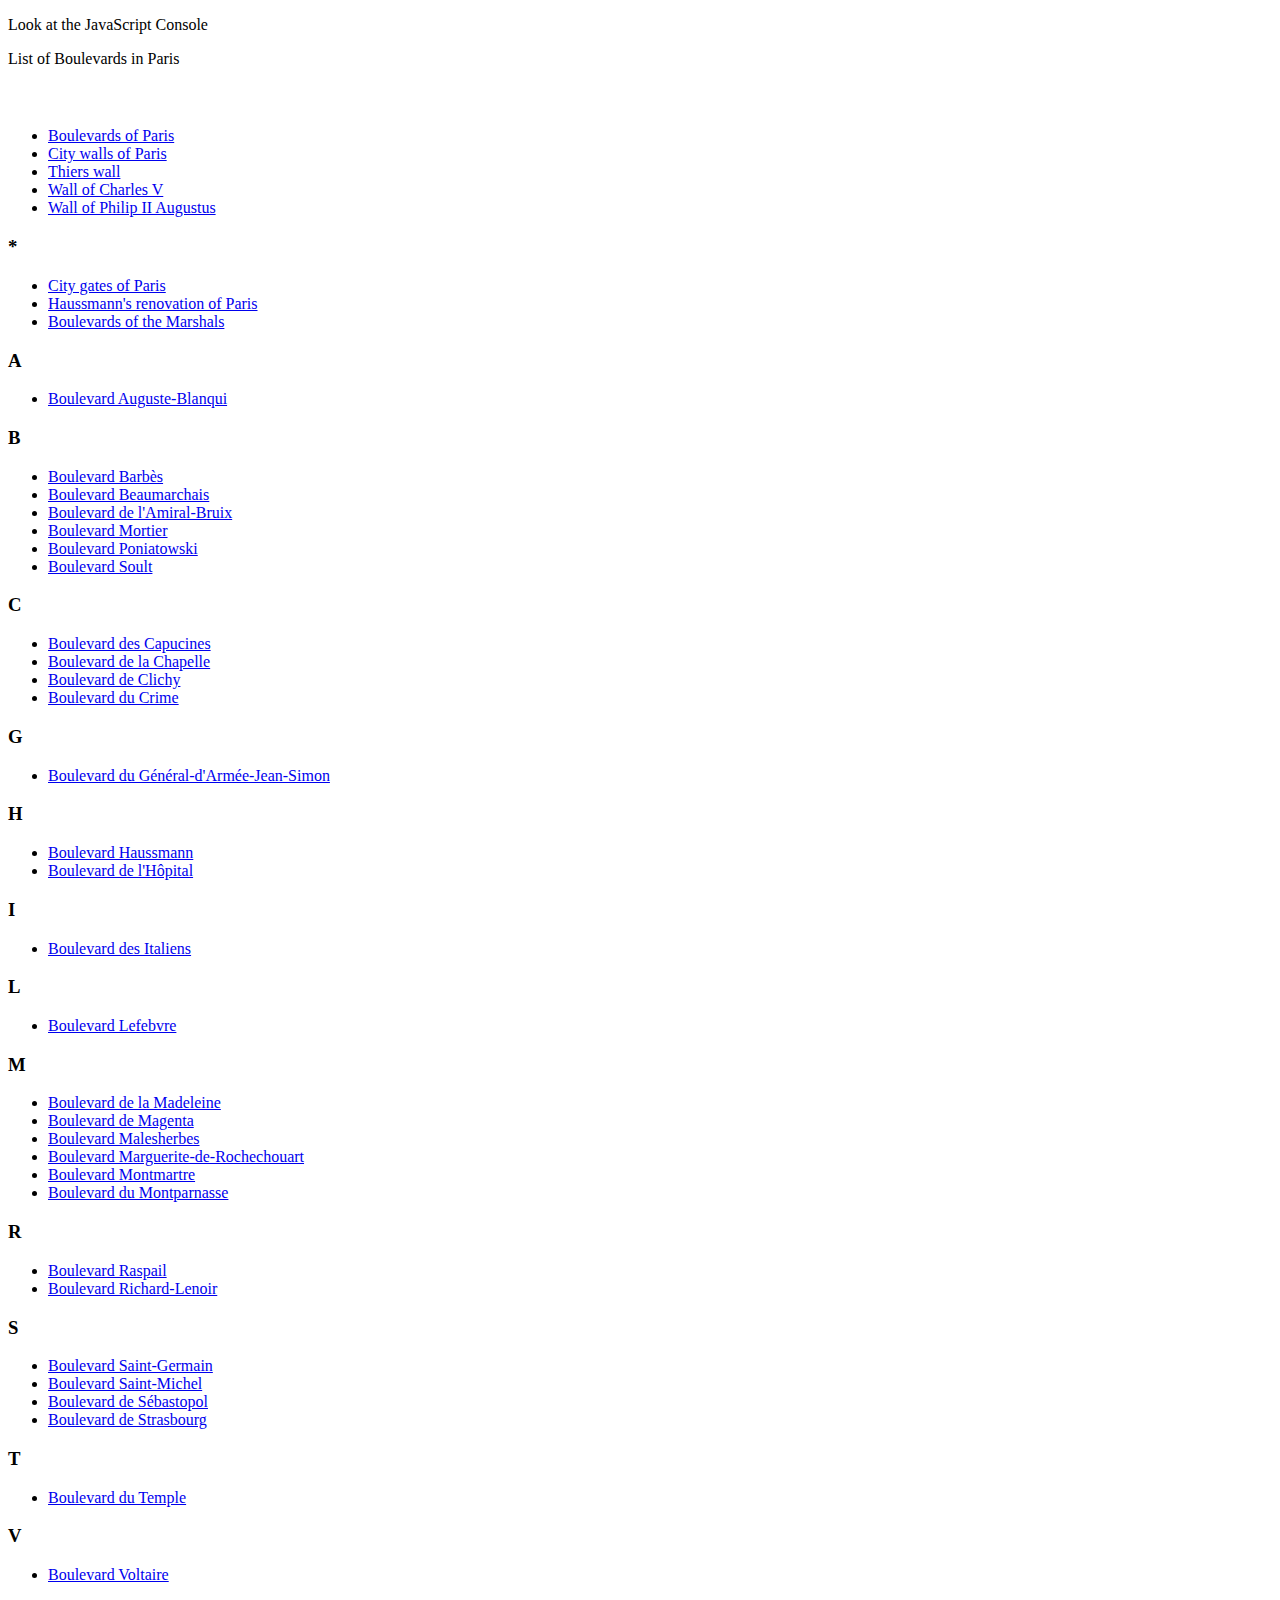
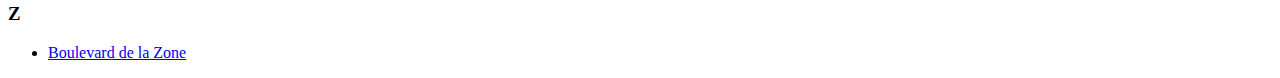
<file: arrays/index.html>
<!DOCTYPE html>
<html lang="en">
<head>
    <meta charset="UTF-8">
    <title>Arrays</title>
</head>
<body>
<p>Look at the JavaScript Console</p>

<div>
    <p> List of Boulevards in Paris</p>
    <div class="mw-category mw-category-columns">
        <div class="mw-category-group"><h3>&nbsp;</h3>
            <ul>
                <li><a href="/wiki/Boulevards_of_Paris" title="Boulevards of Paris">Boulevards of Paris</a></li>
                <li><a href="/wiki/City_walls_of_Paris" title="City walls of Paris">City walls of Paris</a></li>
                <li><a href="/wiki/Thiers_wall" title="Thiers wall">Thiers wall</a></li>
                <li><a href="/wiki/Wall_of_Charles_V" title="Wall of Charles V">Wall of Charles V</a></li>
                <li><a href="/wiki/Wall_of_Philip_II_Augustus" title="Wall of Philip II Augustus">Wall of Philip II
                    Augustus</a></li>
            </ul>
        </div>
        <div class="mw-category-group"><h3>*</h3>
            <ul>
                <li><a href="/wiki/City_gates_of_Paris" title="City gates of Paris">City gates of Paris</a></li>
                <li><a href="/wiki/Haussmann%27s_renovation_of_Paris" title="Haussmann's renovation of Paris">Haussmann's
                    renovation of Paris</a></li>
                <li><a href="/wiki/Boulevards_of_the_Marshals" title="Boulevards of the Marshals">Boulevards of the
                    Marshals</a></li>
            </ul>
        </div>
        <div class="mw-category-group"><h3>A</h3>
            <ul>
                <li><a href="/wiki/Boulevard_Auguste-Blanqui" title="Boulevard Auguste-Blanqui">Boulevard
                    Auguste-Blanqui</a></li>
            </ul>
        </div>
        <div class="mw-category-group"><h3>B</h3>
            <ul>
                <li><a href="/wiki/Boulevard_Barb%C3%A8s" title="Boulevard Barbès">Boulevard Barbès</a></li>
                <li><a href="/wiki/Boulevard_Beaumarchais" title="Boulevard Beaumarchais">Boulevard Beaumarchais</a>
                </li>
                <li><a href="/wiki/Boulevard_de_l%27Amiral-Bruix" title="Boulevard de l'Amiral-Bruix">Boulevard de
                    l'Amiral-Bruix</a></li>
                <li><a href="/wiki/Boulevard_Mortier" title="Boulevard Mortier">Boulevard Mortier</a></li>
                <li><a href="/wiki/Boulevard_Poniatowski" title="Boulevard Poniatowski">Boulevard Poniatowski</a></li>
                <li><a href="/wiki/Boulevard_Soult" title="Boulevard Soult">Boulevard Soult</a></li>
            </ul>
        </div>
        <div class="mw-category-group"><h3>C</h3>
            <ul>
                <li><a href="/wiki/Boulevard_des_Capucines" title="Boulevard des Capucines">Boulevard des Capucines</a>
                </li>
                <li><a href="/wiki/Boulevard_de_la_Chapelle" title="Boulevard de la Chapelle">Boulevard de la
                    Chapelle</a></li>
                <li><a href="/wiki/Boulevard_de_Clichy" title="Boulevard de Clichy">Boulevard de Clichy</a></li>
                <li><a href="/wiki/Boulevard_du_Crime" title="Boulevard du Crime">Boulevard du Crime</a></li>
            </ul>
        </div>
        <div class="mw-category-group"><h3>G</h3>
            <ul>
                <li><a href="/wiki/Boulevard_du_G%C3%A9n%C3%A9ral-d%27Arm%C3%A9e-Jean-Simon"
                       title="Boulevard du Général-d'Armée-Jean-Simon">Boulevard du Général-d'Armée-Jean-Simon</a></li>
            </ul>
        </div>
        <div class="mw-category-group"><h3>H</h3>
            <ul>
                <li><a href="/wiki/Boulevard_Haussmann" title="Boulevard Haussmann">Boulevard Haussmann</a></li>
                <li><a href="/wiki/Boulevard_de_l%27H%C3%B4pital" title="Boulevard de l'Hôpital">Boulevard de
                    l'Hôpital</a></li>
            </ul>
        </div>
        <div class="mw-category-group"><h3>I</h3>
            <ul>
                <li><a href="/wiki/Boulevard_des_Italiens" title="Boulevard des Italiens">Boulevard des Italiens</a>
                </li>
            </ul>
        </div>
        <div class="mw-category-group"><h3>L</h3>
            <ul>
                <li><a href="/wiki/Boulevard_Lefebvre" title="Boulevard Lefebvre">Boulevard Lefebvre</a></li>
            </ul>
        </div>
        <div class="mw-category-group"><h3>M</h3>
            <ul>
                <li><a href="/wiki/Boulevard_de_la_Madeleine" title="Boulevard de la Madeleine">Boulevard de la
                    Madeleine</a></li>
                <li><a href="/wiki/Boulevard_de_Magenta" title="Boulevard de Magenta">Boulevard de Magenta</a></li>
                <li><a href="/wiki/Boulevard_Malesherbes" title="Boulevard Malesherbes">Boulevard Malesherbes</a></li>
                <li><a href="/wiki/Boulevard_Marguerite-de-Rochechouart" title="Boulevard Marguerite-de-Rochechouart">Boulevard
                    Marguerite-de-Rochechouart</a></li>
                <li><a href="/wiki/Boulevard_Montmartre" title="Boulevard Montmartre">Boulevard Montmartre</a></li>
                <li><a href="/wiki/Boulevard_du_Montparnasse" title="Boulevard du Montparnasse">Boulevard du
                    Montparnasse</a></li>
            </ul>
        </div>
        <div class="mw-category-group"><h3>R</h3>
            <ul>
                <li><a href="/wiki/Boulevard_Raspail" title="Boulevard Raspail">Boulevard Raspail</a></li>
                <li><a href="/wiki/Boulevard_Richard-Lenoir" title="Boulevard Richard-Lenoir">Boulevard
                    Richard-Lenoir</a></li>
            </ul>
        </div>
        <div class="mw-category-group"><h3>S</h3>
            <ul>
                <li><a href="/wiki/Boulevard_Saint-Germain" title="Boulevard Saint-Germain">Boulevard Saint-Germain</a>
                </li>
                <li><a href="/wiki/Boulevard_Saint-Michel" title="Boulevard Saint-Michel">Boulevard Saint-Michel</a>
                </li>
                <li><a href="/wiki/Boulevard_de_S%C3%A9bastopol" title="Boulevard de Sébastopol">Boulevard de
                    Sébastopol</a></li>
                <li><a href="/wiki/Boulevard_de_Strasbourg" title="Boulevard de Strasbourg">Boulevard de Strasbourg</a>
                </li>
            </ul>
        </div>
        <div class="mw-category-group"><h3>T</h3>
            <ul>
                <li><a href="/wiki/Boulevard_du_Temple" title="Boulevard du Temple">Boulevard du Temple</a></li>
            </ul>
        </div>
        <div class="mw-category-group"><h3>V</h3>
            <ul>
                <li><a href="/wiki/Boulevard_Voltaire" title="Boulevard Voltaire">Boulevard Voltaire</a></li>
            </ul>
        </div>
        <div class="mw-category-group"><h3>Z</h3>
            <ul>
                <li><a href="/wiki/Boulevard_de_la_Zone" title="Boulevard de la Zone">Boulevard de la Zone</a></li>
            </ul>
        </div>
    </div>
</div>
<script>
  const inventors = [
    {
      first: "Albert",
      last: "Einstein",
      year: 1879,
      passed: 1955,
    },
    {
      first: "Isaac",
      last: "Newton",
      year: 1643,
      passed: 1727,
    },
    {
      first: "Galileo",
      last: "Galilei",
      year: 1564,
      passed: 1642,
    },
    {
      first: "Marie",
      last: "Curie",
      year: 1867,
      passed: 1934,
    },
    {
      first: "Johannes",
      last: "Kepler",
      year: 1571,
      passed: 1630,
    },
    {
      first: "Nicolaus",
      last: "Copernicus",
      year: 1473,
      passed: 1543,
    },
    {
      first: "Max",
      last: "Planck",
      year: 1858,
      passed: 1947,
    },
    {
      first: "Katherine",
      last: "Blodgett",
      year: 1898,
      passed: 1979,
    },
    {
      first: "Ada",
      last: "Lovelace",
      year: 1815,
      passed: 1852,
    },
    {
      first: "Sarah E.",
      last: "Goode",
      year: 1855,
      passed: 1905,
    },
    {
      first: "Lise",
      last: "Meitner",
      year: 1878,
      passed: 1968,
    },
    {
      first: "Hanna",
      last: "Hammarström",
      year: 1829,
      passed: 1909,
    },
  ];

  const people = [
    "Bernhard, Sandra", "Bethea, Erin", "Becker, Carl", "Bentsen, Lloyd", "Beckett, Samuel", "Blake, William", "Berger, Ric", "Beddoes, Mick", "Beethoven, Ludwig",
    "Belloc, Hilaire", "Begin, Menachem", "Bellow, Saul", "Benchley, Robert", "Blair, Robert", "Benenson, Peter", "Benjamin, Walter", "Berlin, Irving",
    "Benn, Tony", "Benson, Leana", "Bent, Silas", "Berle, Milton", "Berry, Halle", "Biko, Steve", "Beck, Glenn", "Bergman, Ingmar", "Black, Elk", "Berio, Luciano",
    "Berne, Eric", "Berra, Yogi", "Berry, Wendell", "Bevan, Aneurin", "Ben-Gurion, David", "Bevel, Ken", "Biden, Joseph", "Bennington, Chester", "Bierce, Ambrose",
    "Billings, Josh", "Birrell, Augustine", "Blair, Tony", "Beecher, Henry", "Biondo, Frank",
  ];

  // 1. Filter the list of inventors for those who were born in the 1500's
  const filtered = inventors.filter(el => el.year >= 1500 && el.year < 1600);
  console.table(filtered);

  // 2. Give us an array of the inventors first and last names
  const fullName = inventors.map(inventor => inventor.first + " " + inventor.last);
  console.log(fullName);

  // 3. Sort the inventors by birthdate, oldest to youngest
  const sorted = inventors.sort((first, second) => first.year < second.year ? 1 : -1);
  console.table(sorted);

  // 4. How many years did all the inventors live all together?
  const years = inventors.reduce((acc, cur) => acc + (cur.passed - cur.year), 0);
  console.log(years);

  // 5. Sort the inventors by years lived
  const sortedByYears = inventors.sort((first, second) => first.passed - first.year > second.passed - second.year ? 1 : -1);
  console.table(sortedByYears);

  // 6. create a list of Boulevards in Paris that contain 'de' anywhere in the name
  // https://en.wikipedia.org/wiki/Category:Boulevards_in_Paris
  const category = document.querySelector(".mw-category");
  const links = Array.from(document.querySelectorAll("a"));
  const de = links.map(el => el.textContent)
    .filter(el => el.includes("de"));
  console.log(de);

  // 7. sort Exercise
  // Sort the people alphabetically by last name
  const sortedNames = people.sort((firstOne, lastOne) => {
    const [ surnameOne ] = firstOne.split(", ");
    const [ surnameLast ] = lastOne.split(", ");
    return surnameOne.length > surnameLast.length ? 1 : -1;
  });
  console.log(sortedNames);


  // 8. Reduce Exercise
  // Sum up the instances of each of these
  data = [ "car", "car", "truck", "truck", "bike", "walk", "car", "van", "bike", "walk", "car", "van", "car", "truck" ];
  const instancesSum = data.reduce((acc, cur) => {
    if (!acc[cur]) {
      acc[cur] = 0;
    }
    acc[cur]++;
    return acc;
  }, {});
  console.log(instancesSum);
</script>
</body>
</html>
</file>
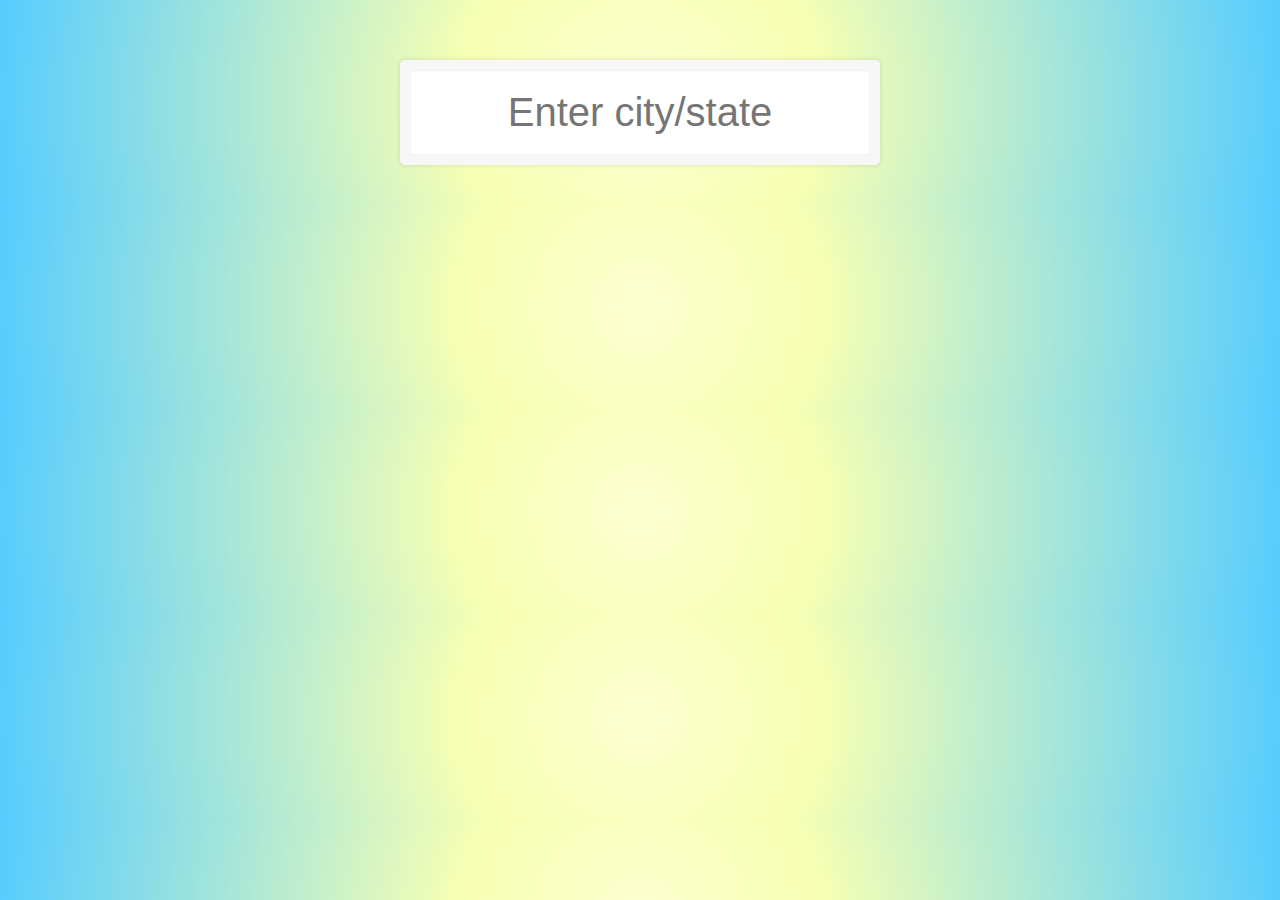
<file: cities/index.html>
<!DOCTYPE html>
<html lang="en">
<head>
    <meta charset="UTF-8">
    <title>Cities</title>
    <link rel="stylesheet" href="styles.css">
</head>
<body>
<form class="search-form">
    <input type="text" class="search" placeholder="Enter city/state" />
    <ul class="suggestions"></ul>
</form>
</body>

<script>
  const endpoint = "https://gist.githubusercontent.com/Miserlou/c5cd8364bf9b2420bb29/raw/2bf258763cdddd704f8ffd3ea9a3e81d25e2c6f6/cities.json";

  const cities = [];

  fetch(endpoint)
    .then(blob => blob.json())
    .then(data => cities.push(...data));

  function findMatches(wordToMatch, cities) {
    return cities.filter(place => {
      const regex = new RegExp(wordToMatch, "gi");
      return place?.city?.match(regex) || place?.state?.match(regex);
    });
  }

  function formatPopulation(number) {
    return number.toString()
      .split(/(?=(?:\d{3})+(?:\.|$))/g)
      .join(",");
  }

  function displayMatches() {
    suggestions.innerHTML = findMatches(this.value, cities)
      ?.map(place => {
        const regex = new RegExp(this.value, "gi");
        const cityName = place?.city?.replace(regex, `<span class="cityName">${this.value}</span>`);
        const stateName = place?.state?.replace(regex, `<span class="cityName">${this.value}</span>`);

        return `<li>
        <span className={"name"}>${cityName}, ${stateName}</span>
        <span className={"population"}>${formatPopulation(place?.population)}</span>
      </li>`;
      })
      .join("");
  }

  const searchInput = document.querySelector(".search");
  const suggestions = document.querySelector(".suggestions");

  searchInput.addEventListener("change", findMatches);
  searchInput.addEventListener("keyup", displayMatches);

</script>
</html>
</file>
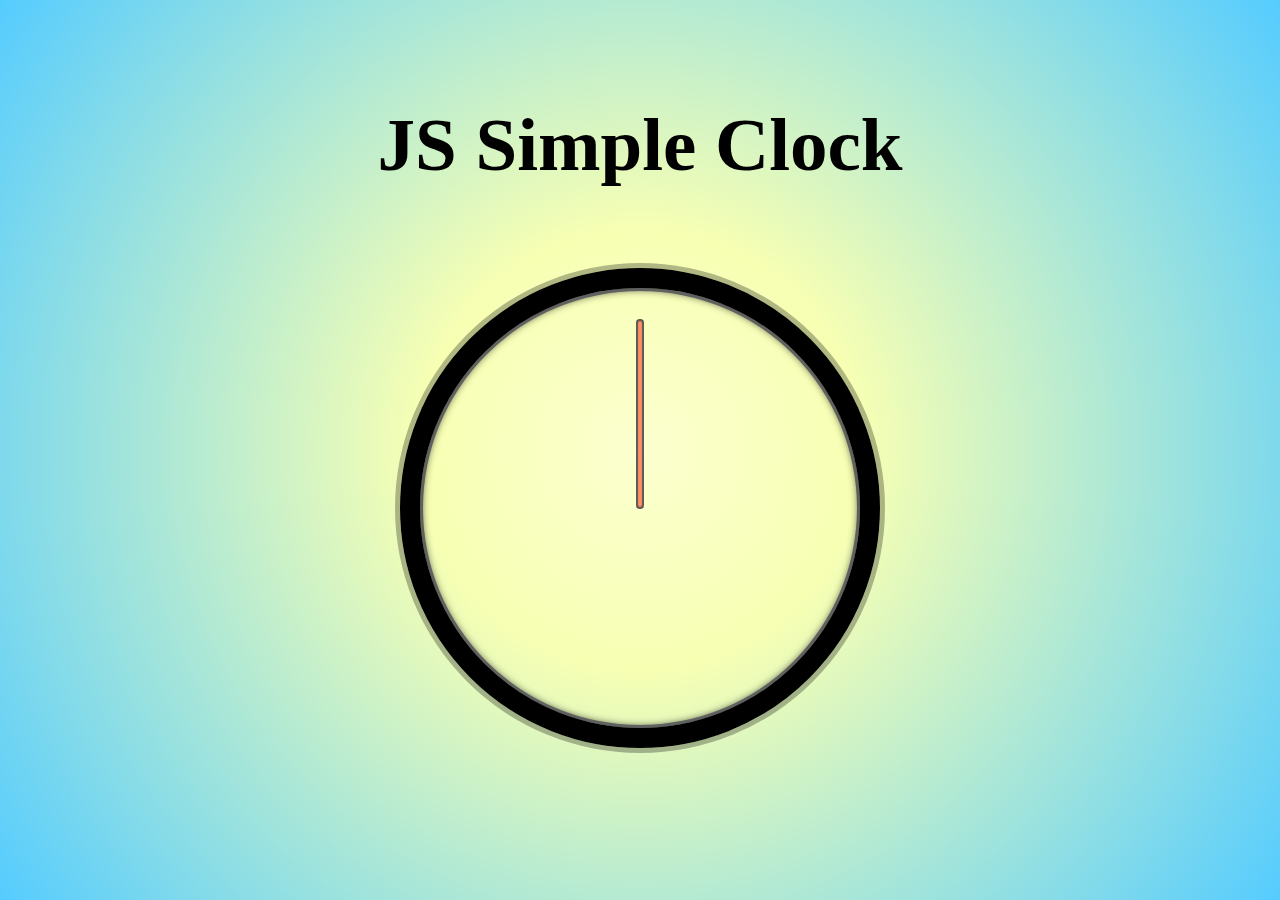
<file: clock/index.html>
<!DOCTYPE html>
<html lang="en">
<head>
    <meta charset="UTF-8">
    <title>Day 2 | Clock</title>
    <link rel="stylesheet" href="styles.css">
</head>
<body>

<div class="container">
    <h2>JS Simple Clock</h2>
    <div class="clock">
        <div class="clock-inner">
            <div class="hand hours"></div>
            <div class="hand minutes"></div>
            <div class="hand seconds"></div>
        </div>
    </div>
</div>

<script>
  const secondHand = document.querySelector('.seconds')
  const minutesHand = document.querySelector('.minutes')
  const hoursHand = document.querySelector('.hours')

  function setDate() {
    const now = new Date();

    const seconds = now.getSeconds();
    const secondsDegrees = (seconds / 60) * 360 + 90;

    const minutes = now.getMinutes();
    const minutesDegrees = (minutes / 60) * 360 + 90;

    const hours = now.getHours();
    const hoursDegrees = (hours / 12) * 360 + 90;

    secondHand.style.transform = `rotate(${secondsDegrees}deg)`
    minutesHand.style.transform = `rotate(${minutesDegrees}deg)`
    hoursHand.style.transform = `rotate(${hoursDegrees}deg)`
  }

  setInterval(setDate, 1000);

</script>
</body>
</html>
</file>
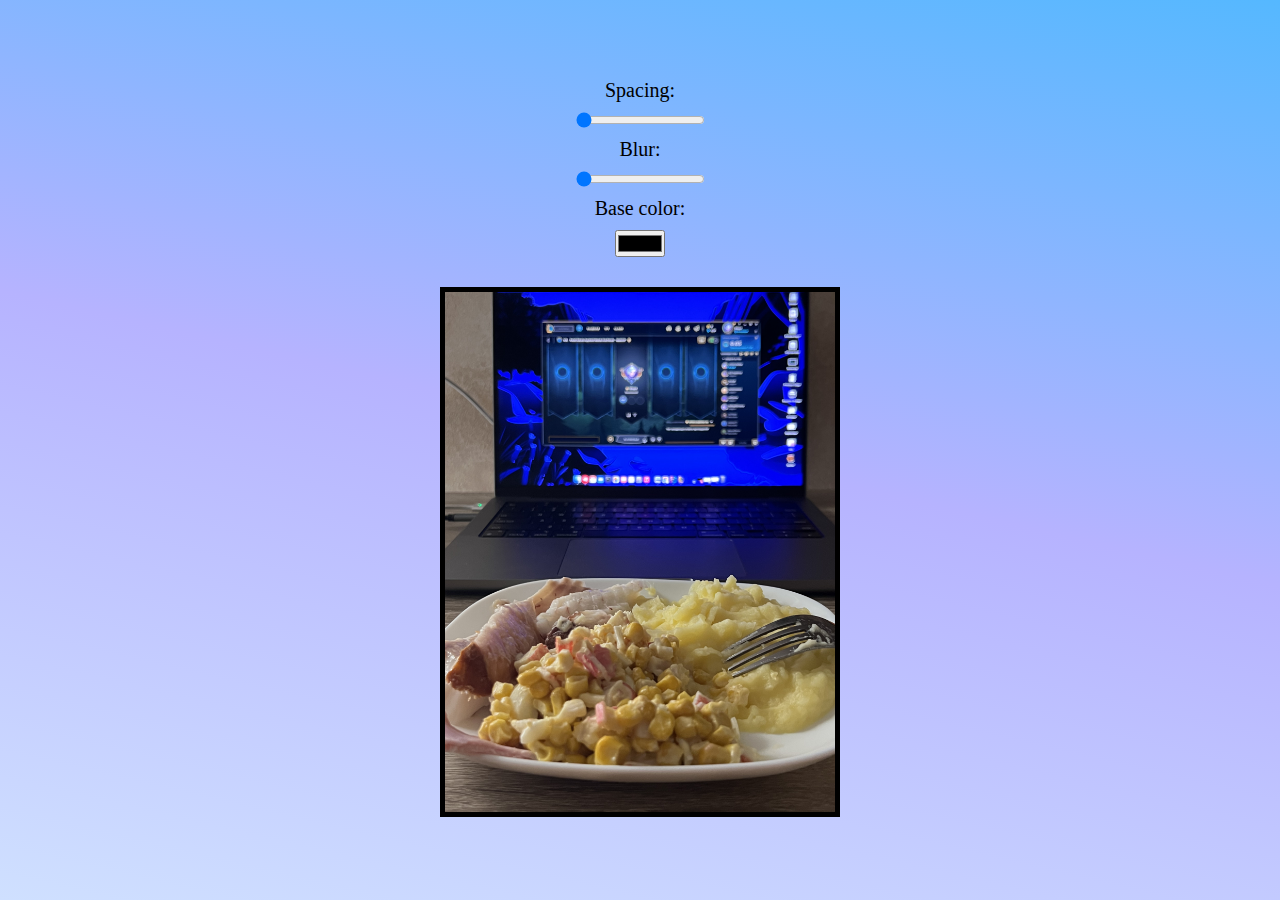
<file: cssTricks/index.html>
<!DOCTYPE html>
<html lang="en">
<head>
    <meta charset="UTF-8">
    <title>Day 3 | CSS Tricks</title>
    <link rel="stylesheet" href="styles.css">
</head>
<body>

<div class="container">
    <div class="container-inner">
        <div class="clock-inner">
            <div class="controls">
                <label for="spacing">Spacing: </label>
                <input type="range" id="spacing" name="spacing" min="5" max="100" value="5" data-sizing="px">

                <label for="blur">Blur: </label>
                <input type="range" id="blur" name="blur" min="0" max="20" value="0" data-sizing="px">

                <label for="color">Base color: </label>
                <input type="color" id="color" name="color">
            </div>
            <img src="img.jpg" alt="picture" />
        </div>
    </div>
</div>

<script>

  const inputs = document.querySelectorAll(".controls input");

  function handleUpdate() {
    const sufix = this.dataset.sizing || "";
    console.log(this, "here");
    document.documentElement.style.setProperty(`--${this.name}`, this.value + sufix);
  }

  inputs.forEach(input => input.addEventListener("change", handleUpdate));
  inputs.forEach(input => input.addEventListener("mousemove", handleUpdate));

</script>
</body>
</html>
</file>
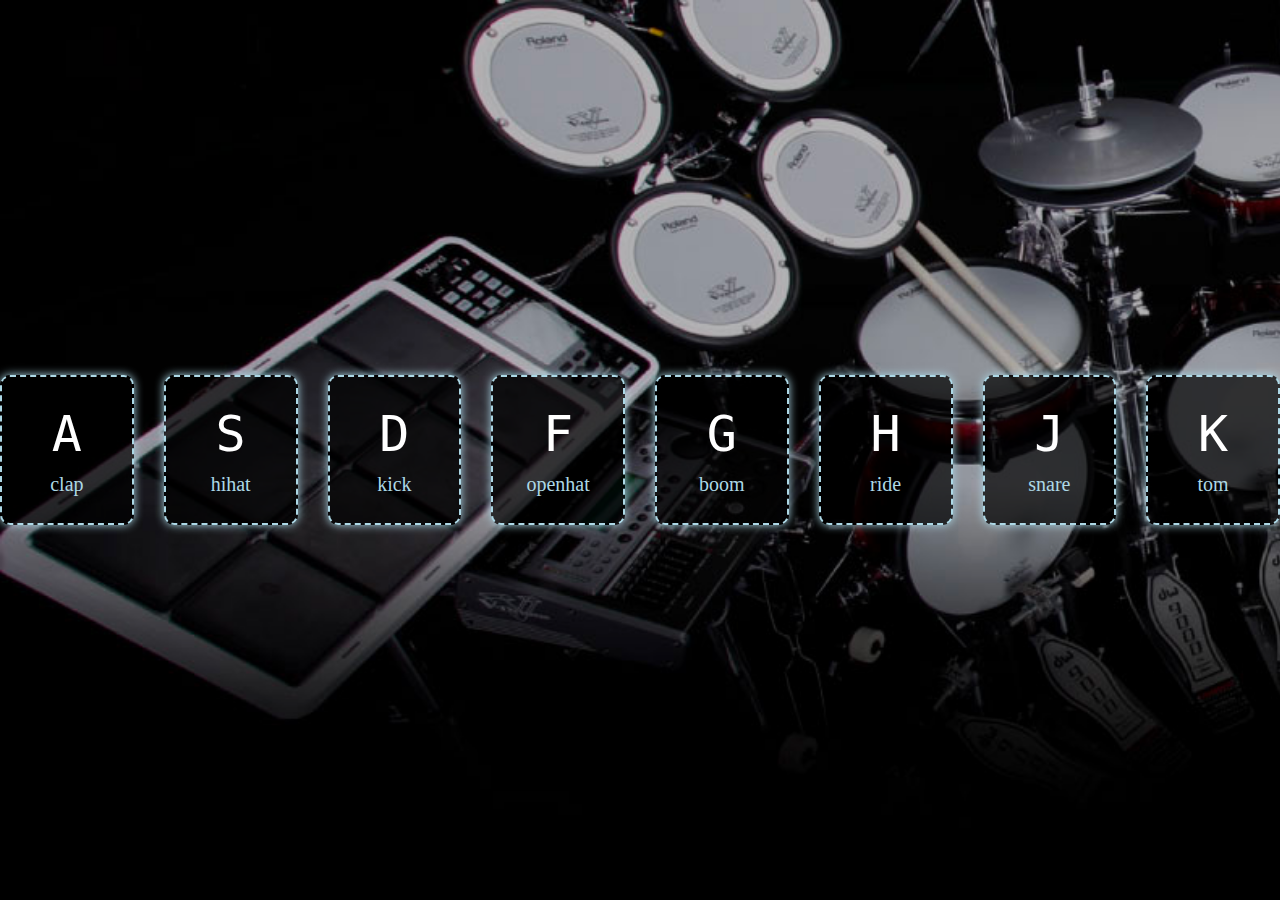
<file: day1/index.html>
<!DOCTYPE html>
<html lang="en">
<head>
    <meta charset="UTF-8">
    <title>Day 1 | Drum Kit</title>
    <link rel="stylesheet" href="styles.css">
</head>
<body>

<div class="container">
    <div class="key" data-key="a">
        <kbd>A</kbd>
        <span class="sound">clap</span>
    </div>
    <div class="key" data-key="s">
        <kbd>S</kbd>
        <span class="sound">hihat</span>
    </div>
    <div class="key" data-key="d">
        <kbd>D</kbd>
        <span class="sound">kick</span>
    </div>
    <div class="key" data-key="f">
        <kbd>F</kbd>
        <span class="sound">openhat</span>
    </div>
    <div class="key" data-key="g">
        <kbd>G</kbd>
        <span class="sound">boom</span>
    </div>
    <div class="key" data-key="h">
        <kbd>H</kbd>
        <span class="sound">ride</span>
    </div>
    <div class="key" data-key="j">
        <kbd>J</kbd>
        <span class="sound">snare</span>
    </div>
    <div class="key" data-key="k">
        <kbd>K</kbd>
        <span class="sound">tom</span>
    </div>
</div>

<audio data-key="a" src="sounds/clap.wav"></audio>
<audio data-key="s" src="sounds/hihat.wav"></audio>
<audio data-key="d" src="sounds/kick.wav"></audio>
<audio data-key="f" src="sounds/openhat.wav"></audio>
<audio data-key="g" src="sounds/boom.wav"></audio>
<audio data-key="h" src="sounds/ride.wav"></audio>
<audio data-key="j" src="sounds/snare.wav"></audio>
<audio data-key="k" src="sounds/tom.wav"></audio>

<script>
  window.addEventListener("keydown", function (e) {
    const audio = document.querySelector(`audio[data-key="${e.key}"]`);
    const key = document.querySelector(`.key[data-key="${e.key}"]`);
    audio.currentTime = 0;
    if (audio) audio.play();
    key.classList.add("pressedKey");
  });

  function removeTransition(e) {
    if (e.propertyName === "transform") this.classList.remove("pressedKey");
  }

  const keys = document.querySelectorAll(`.key`);
  keys.forEach(key => key.addEventListener("transitionend", removeTransition));
</script>
</body>
</html>
</file>
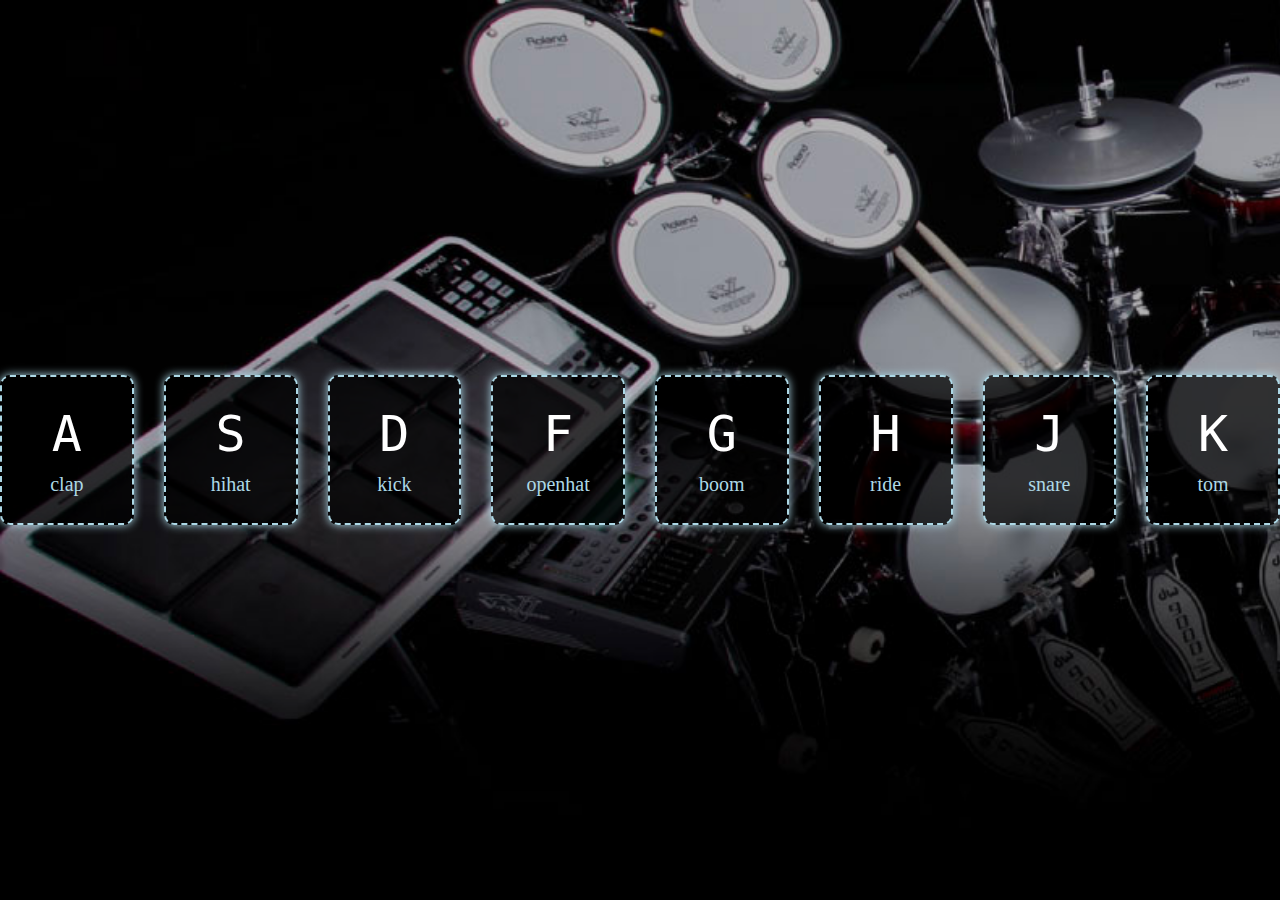
<file: drumKit/index.html>
<!DOCTYPE html>
<html lang="en">
<head>
    <meta charset="UTF-8">
    <title>Day 1 | Drum Kit</title>
    <link rel="stylesheet" href="styles.css">
</head>
<body>

<div class="container">
    <div class="key" data-key="a">
        <kbd>A</kbd>
        <span class="sound">clap</span>
    </div>
    <div class="key" data-key="s">
        <kbd>S</kbd>
        <span class="sound">hihat</span>
    </div>
    <div class="key" data-key="d">
        <kbd>D</kbd>
        <span class="sound">kick</span>
    </div>
    <div class="key" data-key="f">
        <kbd>F</kbd>
        <span class="sound">openhat</span>
    </div>
    <div class="key" data-key="g">
        <kbd>G</kbd>
        <span class="sound">boom</span>
    </div>
    <div class="key" data-key="h">
        <kbd>H</kbd>
        <span class="sound">ride</span>
    </div>
    <div class="key" data-key="j">
        <kbd>J</kbd>
        <span class="sound">snare</span>
    </div>
    <div class="key" data-key="k">
        <kbd>K</kbd>
        <span class="sound">tom</span>
    </div>
</div>

<audio data-key="a" src="sounds/clap.wav"></audio>
<audio data-key="s" src="sounds/hihat.wav"></audio>
<audio data-key="d" src="sounds/kick.wav"></audio>
<audio data-key="f" src="sounds/openhat.wav"></audio>
<audio data-key="g" src="sounds/boom.wav"></audio>
<audio data-key="h" src="sounds/ride.wav"></audio>
<audio data-key="j" src="sounds/snare.wav"></audio>
<audio data-key="k" src="sounds/tom.wav"></audio>

<script>
  window.addEventListener("keydown", function (e) {
    const audio = document.querySelector(`audio[data-key="${e.key}"]`);
    const key = document.querySelector(`.key[data-key="${e.key}"]`);
    audio.currentTime = 0;
    if (audio) audio.play();
    key.classList.add("pressedKey");
  });

  function removeTransition(e) {
    if (e.propertyName === "transform") this.classList.remove("pressedKey");
  }

  const keys = document.querySelectorAll(".key");
  keys.forEach(key => key.addEventListener("transitionend", removeTransition));

</script>
</body>
</html>
</file>
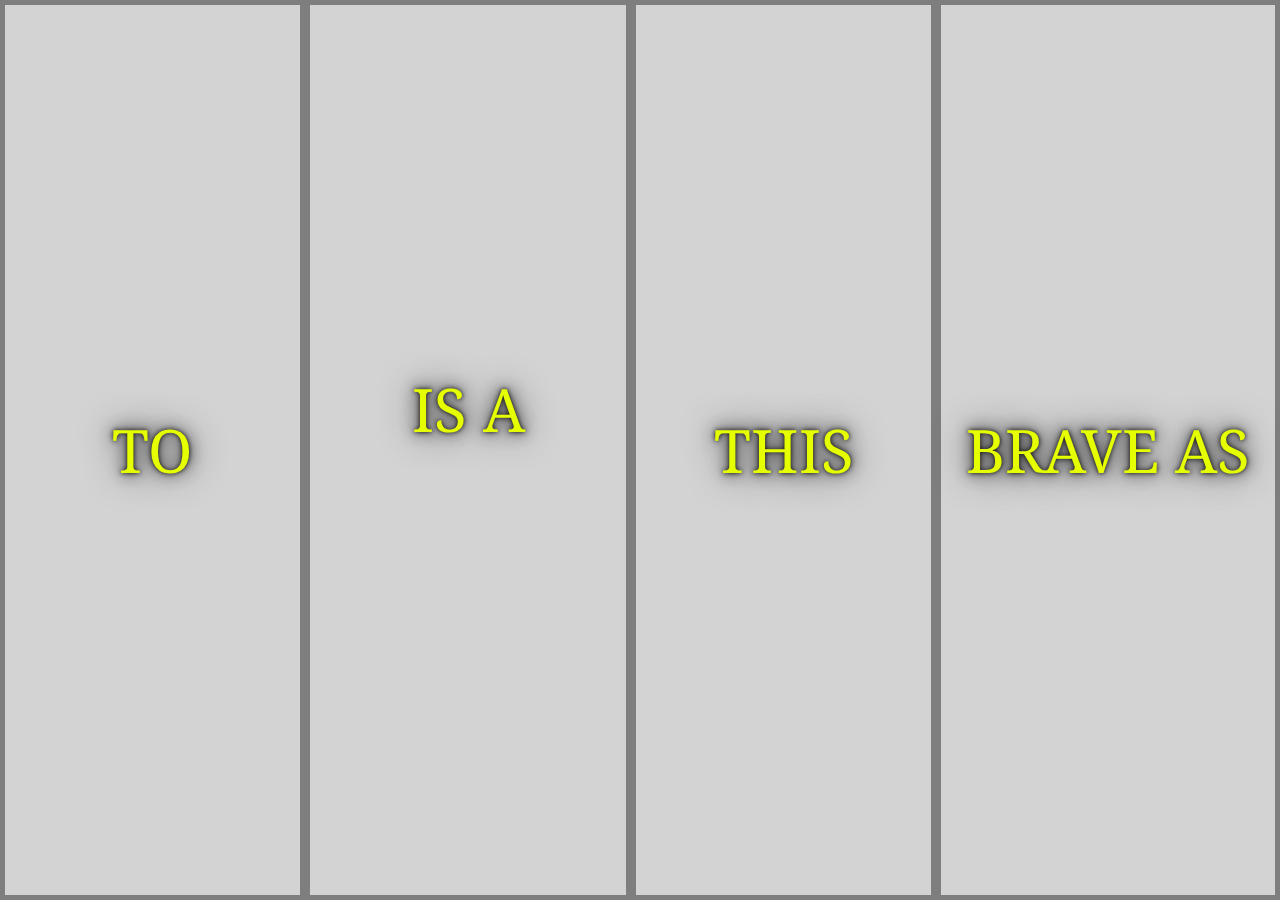
<file: imageGallery/index.html>
<!DOCTYPE html>
<html lang="en">
<head>
    <meta charset="UTF-8">
    <title>Image Gallery</title>
    <link rel="preconnect" href="https://fonts.googleapis.com">
    <link rel="preconnect" href="https://fonts.gstatic.com" crossorigin>
    <link href="https://fonts.googleapis.com/css2?family=Noto+Serif:ital,wght@0,400;0,700;1,400;1,700&display=swap"
          rel="stylesheet">
    <link rel="stylesheet" href="style.css">
</head>
<body>

<div class="panels">
    <div class="panel first">
        <p>Glory</p>
        <p>to</p>
        <p>Ukraine</p>
    </div>
    <div class="panel second">
        <p>Russia</p>
        <p>is a</p>
        <p>terrorist state</p>
    </div>
    <div class="panel third">
        <p>Stop</p>
        <p>this</p>
        <p>war</p>
    </div>
    <div class="panel fourth">
        <p>Be</p>
        <p>brave as</p>
        <p>ukrainian</p>
    </div>
</div>
</body>

<script>
  const panels = document.querySelectorAll(".panel");

  function toggleOpen() {
    this.classList.toggle("open");
  }

  function toggleActive(e) {
    e.propertyName.includes("flex") && this.classList.toggle("active");
  }

  panels.forEach(panel => panel.addEventListener("click", toggleOpen));
  panels.forEach(panel => panel.addEventListener("transitionend", toggleActive));
</script>
</html>
</file>
<file: cities/styles.css>
* {
    margin: 0;
    padding: 0;
    box-sizing: border-box;
}

body {
    background: rgb(252, 255, 207);
    background: radial-gradient(circle, rgba(252, 255, 207, 1) 0%, rgba(247, 255, 179, 1) 28%, rgba(85, 204, 255, 1) 100%);
}

.container {
    height: 100vh;
    display: flex;
    justify-content: center;
    align-items: center;
    flex-direction: column;
    gap: 30px;
    font-size: 50px;
}

input {
    width: 100%;
    padding: 20px;
}

.search-form {
    max-width: 400px;
    margin: 50px auto;
}

input.search {
    margin: 0;
    text-align: center;
    outline: 0;
    border: 10px solid #F7F7F7;
    width: 120%;
    left: -10%;
    position: relative;
    top: 10px;
    z-index: 2;
    border-radius: 5px;
    font-size: 40px;
    box-shadow: 0 0 5px rgba(0, 0, 0, 0.12), inset 0 0 2px rgba(0, 0, 0, 0.19);
}

.suggestions {
    margin: 0;
    padding: 0;
    position: relative;
}

.suggestions li {
    background: white;
    list-style: none;
    border-bottom: 1px solid #D8D8D8;
    box-shadow: 0 0 10px rgba(0, 0, 0, 0.14);
    margin: 0;
    padding: 20px;
    transition: background 0.2s;
    display: flex;
    justify-content: space-between;
    text-transform: capitalize;
}

.suggestions li:nth-child(even) {
    transform: perspective(100px) rotateX(3deg) translateY(2px) scale(1.001);
    background: linear-gradient(to bottom, #ffffff 0%, #EFEFEF 100%);
}

.suggestions li:nth-child(odd) {
    transform: perspective(100px) rotateX(-3deg) translateY(3px);
    background: linear-gradient(to top, #ffffff 0%, #EFEFEF 100%);
}

span.population {
    font-size: 15px;
}

.cityName {
    background: #ffc600;
}
</file>
<file: clock/styles.css>
* {
    margin: 0;
    padding: 0;
    box-sizing: border-box;
}

body {
    background: rgb(252, 255, 207);
    background: radial-gradient(circle, rgba(252, 255, 207, 1) 0%, rgba(247, 255, 179, 1) 28%, rgba(85, 204, 255, 1) 100%);
}

.container {
    height: 100vh;
    display: flex;
    justify-content: center;
    align-items: center;
    flex-direction: column;
    gap: 30px;
    font-size: 50px;
}

.clock {
    width: 30rem;
    height: 30rem;
    border: 20px solid black;
    border-radius: 50%;
    margin: 50px auto;
    position: relative;
    padding: 2rem;
    box-shadow: 0 0 0 5px rgba(0, 0, 0, 0.1),
    inset 0 0 0 3px #606060,
    inset 0 0 10px black,
    0 0 0 5px rgba(0, 0, 0, 0.2);
}

.clock-inner {
    position: relative;
    width: 100%;
    height: 100%;
    transform: translateY(-3px);
}

.hand {
    width: 50%;
    height: 6px;
    background: #0009b4;
    border-radius: 5px;
    position: absolute;
    top: 50%;
    box-shadow: 0 0 0 1px rgba(0, 0, 0, 0.1),
    inset 0 0 0 1px #606060,
    inset 0 0 2px black,
    0 0 0 1px rgba(0, 0, 0, 0.2);

    transform-origin: 100%;
    transform: rotate(90deg);
    transition: all 0.05s;
    transition-timing-function: cubic-bezier(0.1, 2.5, 0.5, 1);
}

.minutes {
    background: #96ff7a;
}

.seconds {
    background: #ff8e6a;
}
</file>
<file: cssTricks/styles.css>
* {
    margin: 0;
    padding: 0;
    box-sizing: border-box;
}

body {
    background: rgb(207, 224, 255);
    background: linear-gradient(13deg, rgba(207, 224, 255, 1) 0%, rgba(182, 179, 255, 1) 51%, rgba(85, 184, 255, 1) 100%);
}

:root {
    --color: black;
    --spacing: 5px;
    --blur: 0;
}

img {
    width: 400px;
    height: auto;
    padding: var(--spacing);
    background: var(--color);
    filter: blur(var(--blur));
}

.container {
    position: relative;
    width: 100%;
    height: 100vh;
}

.container-inner {
    margin: 0;
    position: absolute;
    top: 50%;
    left: 50%;
    transform: translate(-50%, -50%);
}

.controls {
    display: flex;
    flex-direction: column;
    align-items: center;
    gap: 10px;
    font-size: 20px;
    margin-bottom: 30px;
}
</file>
<file: day1/styles.css>
* {
    margin: 0;
    padding: 0;
    box-sizing: border-box;
}

body {
    background-image: url("./img.png");
    background-repeat: no-repeat;
    background-size: cover;
}

.container {
    height: 100vh;
    display: flex;
    justify-content: center;
    align-items: center;
    gap: 30px;
    font-size: 50px;
    color: white;
}

.key {
    display: flex;
    justify-content: center;
    align-items: center;
    flex-direction: column;
    padding: 20px;
    border-radius: 10px;
    background: rgba(0, 0, 0, 0.7);
    border: 2px dashed lightblue;
    height: 150px;
    width: 150px;
    box-shadow: 0 0 10px lightblue;
    transition: all 0.2s;
}

.key > span {
    font-size: 20px;
    margin-top: 10px;
    color: lightblue;
}

.pressedKey {
    transform: scale(1.1);
    border-color: yellow;
    box-shadow: 0 0 10px orange;
}

.pressedKey > span {
    color: yellow;
}
</file>
<file: drumKit/styles.css>
* {
    margin: 0;
    padding: 0;
    box-sizing: border-box;
}

body {
    background-image: url("./img.png");
    background-repeat: no-repeat;
    background-size: cover;
}

.container {
    height: 100vh;
    display: flex;
    justify-content: center;
    align-items: center;
    gap: 30px;
    font-size: 50px;
    color: white;
}

.key {
    display: flex;
    justify-content: center;
    align-items: center;
    flex-direction: column;
    padding: 20px;
    border-radius: 10px;
    background: rgba(0, 0, 0, 0.7);
    border: 2px dashed lightblue;
    height: 150px;
    width: 150px;
    box-shadow: 0 0 10px lightblue;
    transition: all 0.2s;
}

.key > span {
    font-size: 20px;
    margin-top: 10px;
    color: lightblue;
}

.pressedKey {
    transform: scale(1.1);
    border-color: yellow;
    box-shadow: 0 0 10px orange;
}

.pressedKey > span {
    color: yellow;
}
</file>
<file: imageGallery/style.css>
* {
    margin: 0;
    padding: 0;
    box-sizing: border-box;
    font-family: 'Noto Serif', serif;
}

.panels {
    min-height: 100vh;
    overflow: hidden;
    display: flex;
}

.panel {
    display: flex;
    box-shadow: inset 0 0 0 5px rgba(0, 0, 0, 0.4);
    color: #e6ff00;
    text-align: center;
    font-size: 20px;
    background: lightgray;
    background-position: center;
    background-size: cover;
    flex: 1;
    align-items: center;
    justify-items: center;
    flex-direction: column;
    transition: font-size 0.7s cubic-bezier(0.6, -0.2, 0.7, -0.1), flex 0.7s cubic-bezier(0.6, -0.2, 0.7, -0.1);
}

.panel > * {
    width: 100%;
    transition: transform 0.5s;
    flex: 1 0 auto;
    display: flex;
    justify-content: center;
    align-items: center;
}

.panel > p {
    text-transform: uppercase;
    text-shadow: 0 0 5px rgba(0, 0, 0, 1), 0 0 15px rgba(0, 0, 0, 0.8), 0 0 35px rgba(0, 0, 0, 0.8);
    font-size: 3em;
    background-size: cover;
}

.panel > *:first-child {
    transform: translateY(-100%);
}

.panel.active > *:first-child, .panel.active > *:last-child  {
    transform: translateY(0);
}

.panel > *:last-child {
    transform: translateY(100%);
}

.panel.open {
    flex: 4;
    font-size: 40px;
}

.first {
    background-image: url("https://s.abcnews.com/images/International/ukraine-1-ap-er-220915_1663273375107_hpMain_16x9_1600.jpg");
}

.second {
    background-image: url("https://i0.wp.com/epthinktank.eu/wp-content/uploads/2022/09/EPRS_BRIE_TT_733632_War_Ukraine_six_months_on_final.png?fit=1000%2C666&ssl=1");
}

.third {
    background-image: url("https://www.newstatesman.com/wp-content/uploads/sites/2/2022/09/202238-Freedman-Ukraine-1038x778.jpg");
}

.fourth {
    background-image: url("https://www.lowyinstitute.org/sites/default/files/styles/interpreter_article_image/public/2022-10/GettyImages-1244219741.jpg?itok=xjLa7xgK");
}
</file>
